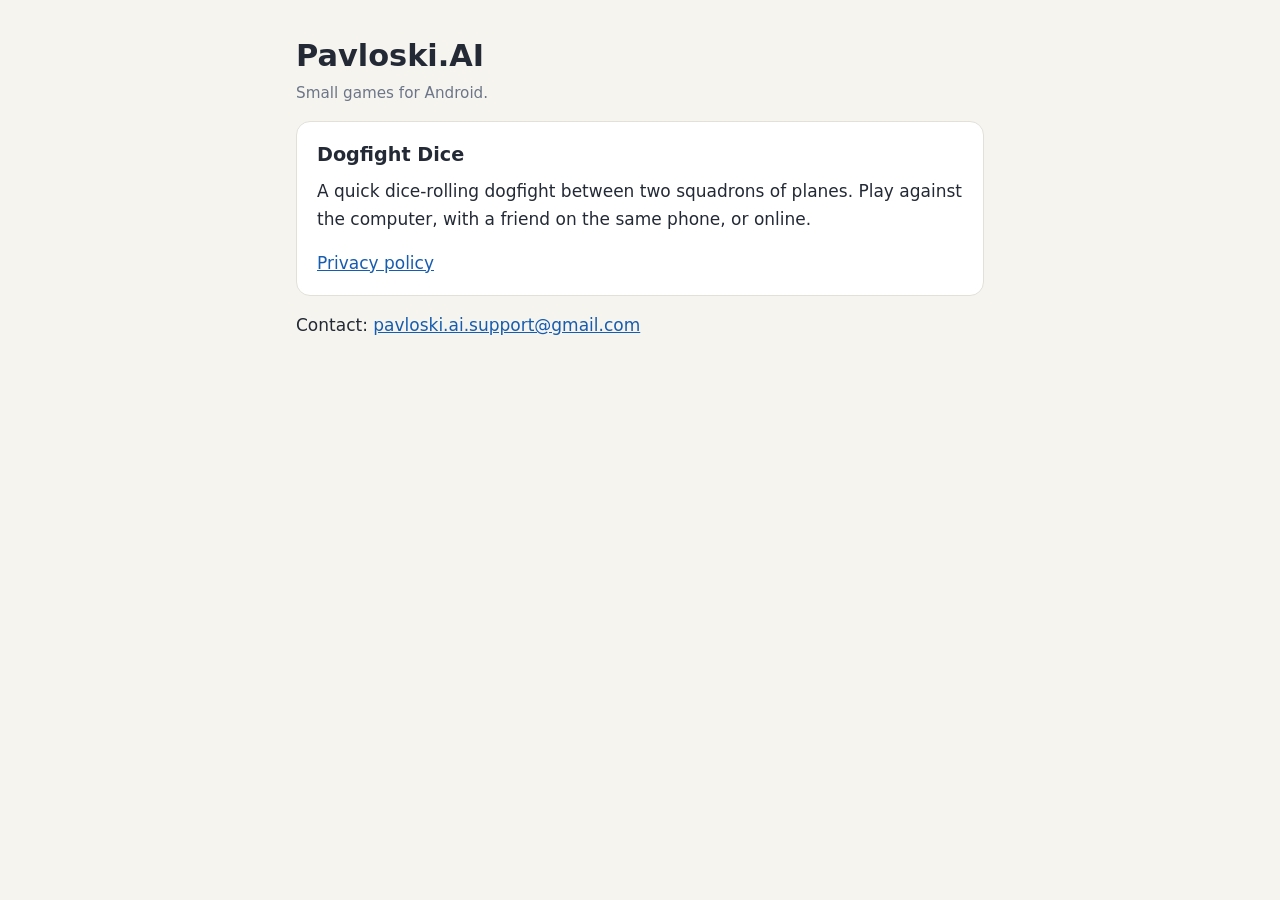
<file: index.html>
<!doctype html>
<html lang="en">
<head>
<meta charset="utf-8">
<meta name="viewport" content="width=device-width, initial-scale=1">
<title>Pavloski.AI</title>
<meta name="description" content="Small games by Pavloski.AI.">
<link rel="stylesheet" href="style.css">
</head>
<body>
<main>
<h1>Pavloski.AI</h1>
<p class="meta">Small games for Android.</p>

<section class="card">
<h2>Dogfight Dice</h2>
<p>A quick dice-rolling dogfight between two squadrons of planes.
Play against the computer, with a friend on the same phone, or online.</p>
<p class="links"><a href="dogfight-dice/privacy/">Privacy policy</a></p>
</section>

<p>Contact: <a href="mailto:pavloski.ai.support@gmail.com">pavloski.ai.support@gmail.com</a></p>
</main>
</body>
</html>
</file>
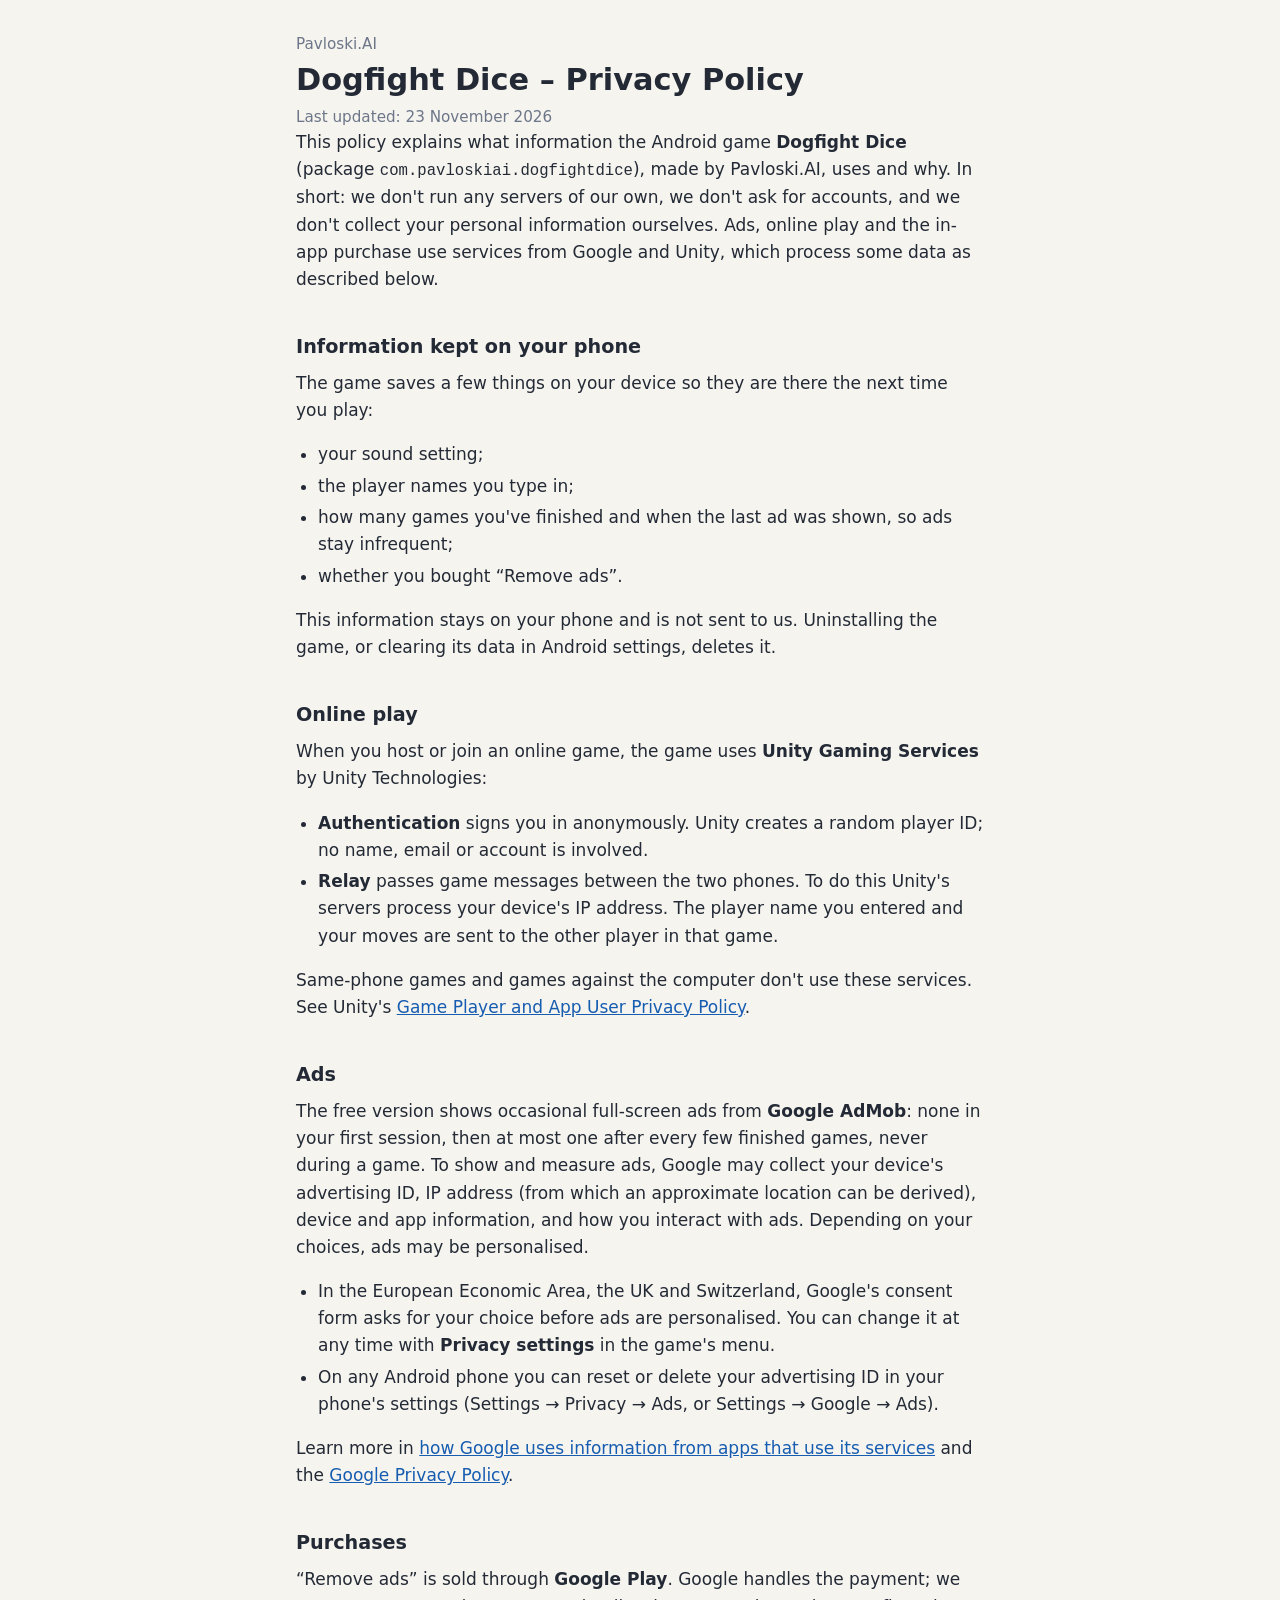
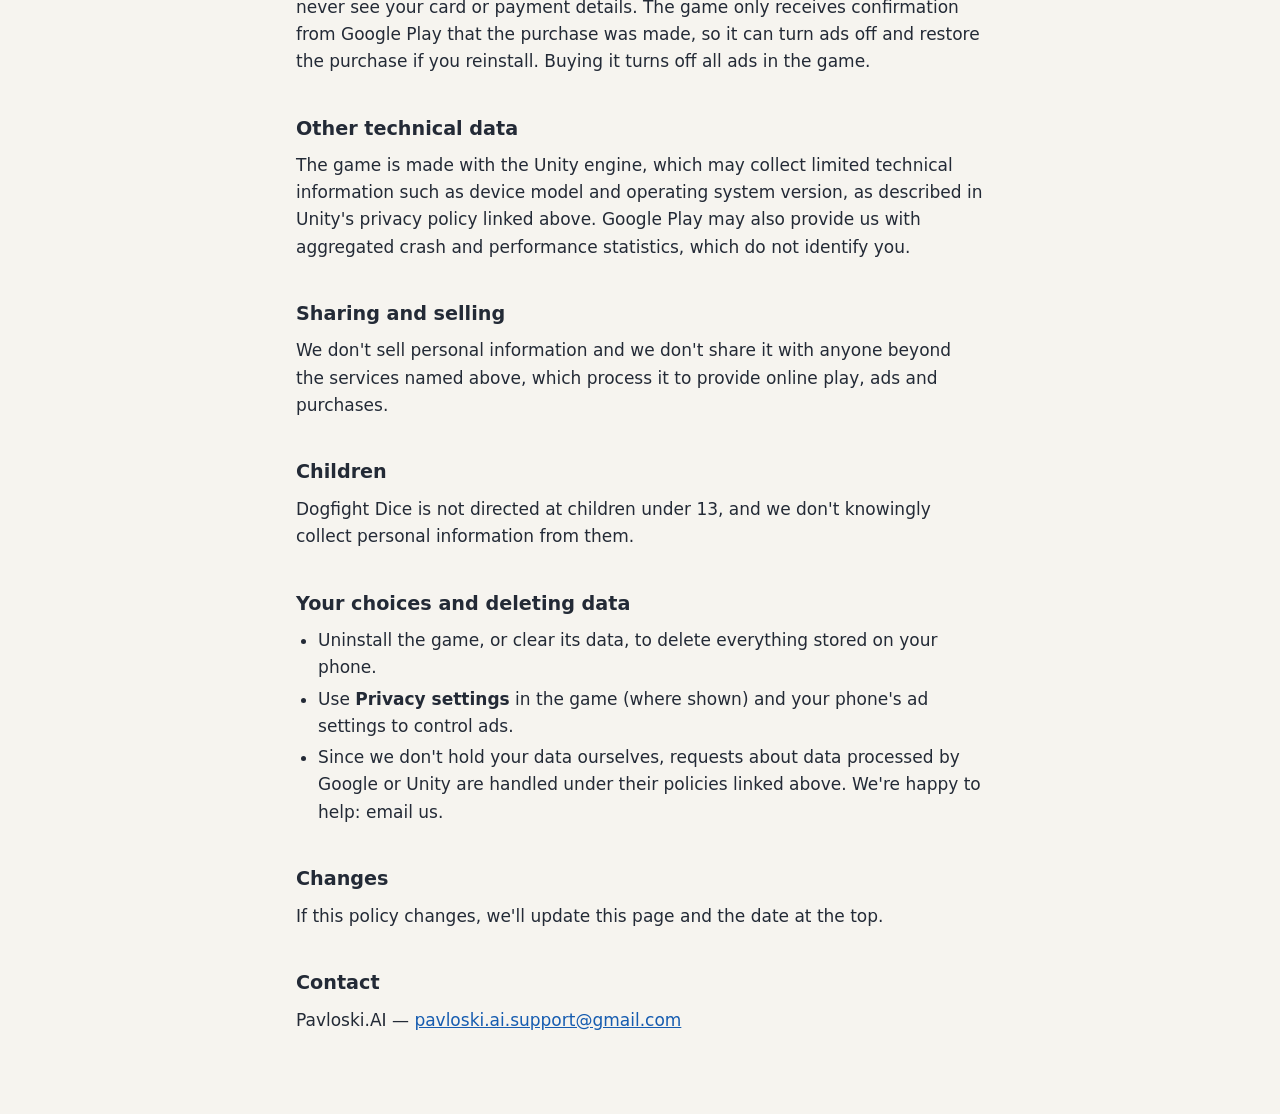
<file: dogfight-dice/privacy/index.html>
<!doctype html>
<html lang="en">
<head>
<meta charset="utf-8">
<meta name="viewport" content="width=device-width, initial-scale=1">
<title>Dogfight Dice – Privacy Policy</title>
<meta name="description" content="Privacy policy for the Android game Dogfight Dice by Pavloski.AI.">
<link rel="stylesheet" href="../../style.css">
</head>
<body>
<main>
<p class="crumb"><a href="../../">Pavloski.AI</a></p>
<h1>Dogfight Dice – Privacy Policy</h1>
<p class="meta">Last updated: 23 November 2026</p>

<p>This policy explains what information the Android game <strong>Dogfight Dice</strong> (package
<code>com.pavloskiai.dogfightdice</code>), made by Pavloski.AI, uses and why. In short: we don't run any servers
of our own, we don't ask for accounts, and we don't collect your personal information ourselves.
Ads, online play and the in-app purchase use services from Google and Unity, which process some data
as described below.</p>

<h2>Information kept on your phone</h2>
<p>The game saves a few things on your device so they are there the next time you play:</p>
<ul>
<li>your sound setting;</li>
<li>the player names you type in;</li>
<li>how many games you've finished and when the last ad was shown, so ads stay infrequent;</li>
<li>whether you bought “Remove ads”.</li>
</ul>
<p>This information stays on your phone and is not sent to us. Uninstalling the game, or clearing its
data in Android settings, deletes it.</p>

<h2>Online play</h2>
<p>When you host or join an online game, the game uses <strong>Unity Gaming Services</strong> by Unity
Technologies:</p>
<ul>
<li><strong>Authentication</strong> signs you in anonymously. Unity creates a random player ID; no name,
email or account is involved.</li>
<li><strong>Relay</strong> passes game messages between the two phones. To do this Unity's servers process
your device's IP address. The player name you entered and your moves are sent to the other player in
that game.</li>
</ul>
<p>Same-phone games and games against the computer don't use these services.
See Unity's <a href="https://unity.com/legal/game-player-and-app-user-privacy-policy">Game Player and App
User Privacy Policy</a>.</p>

<h2>Ads</h2>
<p>The free version shows occasional full-screen ads from <strong>Google AdMob</strong>: none in your first
session, then at most one after every few finished games, never during a game. To show and measure ads,
Google may collect your device's advertising ID, IP address (from which an approximate location can be
derived), device and app information, and how you interact with ads. Depending on your choices, ads may be
personalised.</p>
<ul>
<li>In the European Economic Area, the UK and Switzerland, Google's consent form asks for your choice
before ads are personalised. You can change it at any time with <strong>Privacy settings</strong> in the
game's menu.</li>
<li>On any Android phone you can reset or delete your advertising ID in your phone's settings
(Settings → Privacy → Ads, or Settings → Google → Ads).</li>
</ul>
<p>Learn more in <a href="https://policies.google.com/technologies/partner-sites">how Google uses
information from apps that use its services</a> and the <a href="https://policies.google.com/privacy">Google
Privacy Policy</a>.</p>

<h2>Purchases</h2>
<p>“Remove ads” is sold through <strong>Google Play</strong>. Google handles the payment; we never see your
card or payment details. The game only receives confirmation from Google Play that the purchase was made,
so it can turn ads off and restore the purchase if you reinstall. Buying it turns off all ads in the game.</p>

<h2>Other technical data</h2>
<p>The game is made with the Unity engine, which may collect limited technical information such as
device model and operating system version, as described in Unity's privacy policy linked above.
Google Play may also provide us with aggregated crash and performance statistics, which do not identify
you.</p>

<h2>Sharing and selling</h2>
<p>We don't sell personal information and we don't share it with anyone beyond the services named above,
which process it to provide online play, ads and purchases.</p>

<h2>Children</h2>
<p>Dogfight Dice is not directed at children under 13, and we don't knowingly collect personal information
from them.</p>

<h2>Your choices and deleting data</h2>
<ul>
<li>Uninstall the game, or clear its data, to delete everything stored on your phone.</li>
<li>Use <strong>Privacy settings</strong> in the game (where shown) and your phone's ad settings to control
ads.</li>
<li>Since we don't hold your data ourselves, requests about data processed by Google or Unity are handled
under their policies linked above. We're happy to help: email us.</li>
</ul>

<h2>Changes</h2>
<p>If this policy changes, we'll update this page and the date at the top.</p>

<h2>Contact</h2>
<p>Pavloski.AI — <a href="mailto:pavloski.ai.support@gmail.com">pavloski.ai.support@gmail.com</a></p>
</main>
</body>
</html>
</file>
<file: style.css>
:root {
  --bg: #f6f4ef;
  --card: #ffffff;
  --ink: #232a36;
  --muted: #6c7688;
  --accent: #165cb0;
  --line: #e3e0d8;
  color-scheme: light dark;
}
@media (prefers-color-scheme: dark) {
  :root {
    --bg: #15181e;
    --card: #1d222b;
    --ink: #e6e9ef;
    --muted: #9aa3b2;
    --accent: #7fb0ff;
    --line: #2c323d;
  }
}
* { box-sizing: border-box; }
html { -webkit-text-size-adjust: 100%; }
body {
  margin: 0;
  background: var(--bg);
  color: var(--ink);
  font: 17px/1.6 system-ui, -apple-system, "Segoe UI", Roboto, sans-serif;
}
main {
  max-width: 720px;
  margin: 0 auto;
  padding: 32px 16px 64px;
}
h1 { font-size: 1.9rem; line-height: 1.2; margin: 0.2em 0 0.2em; }
h2 { font-size: 1.2rem; margin: 2em 0 0.4em; }
p, ul { margin: 0 0 1em; }
ul { padding-left: 1.3em; }
li { margin: 0.25em 0; }
a { color: var(--accent); }
code { font-size: 0.92em; overflow-wrap: anywhere; }
.meta, .crumb { color: var(--muted); font-size: 0.95rem; margin: 0; }
.crumb a { color: var(--muted); text-decoration: none; }
.card {
  background: var(--card);
  border: 1px solid var(--line);
  border-radius: 14px;
  padding: 18px 20px;
  margin: 16px 0;
}
.card h2 { margin-top: 0; }
.links { display: flex; flex-wrap: wrap; gap: 8px 18px; margin: 0; }
</file>
